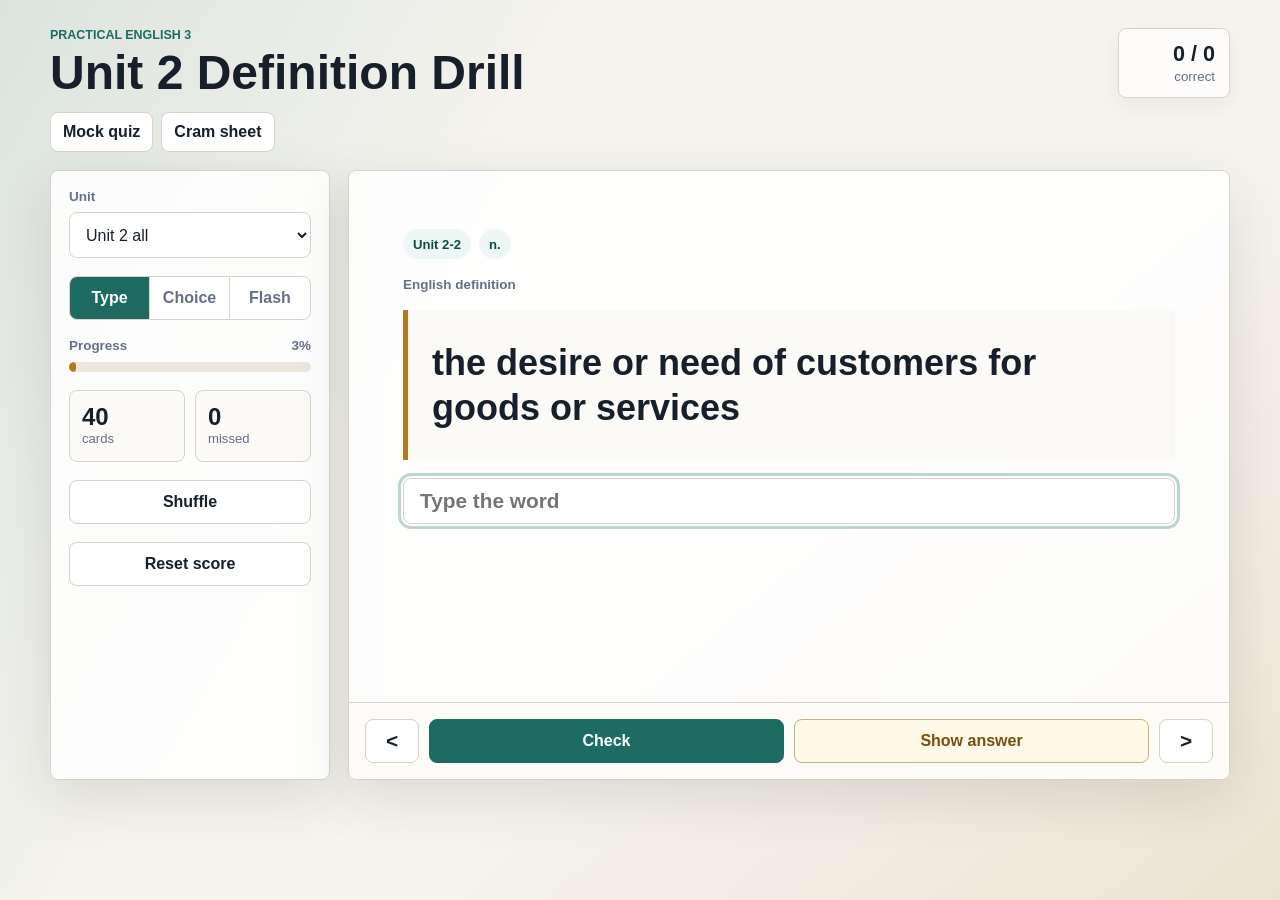
<file: index.html>
<!doctype html>
<html lang="ja">
<head>
  <meta charset="utf-8">
  <meta name="viewport" content="width=device-width, initial-scale=1">
  <title>Unit 2 Definition Drill</title>
  <link rel="stylesheet" href="styles.css">
</head>
<body>
  <main class="app-shell">
    <header class="topbar">
      <div>
        <p class="eyebrow">Practical English 3</p>
        <h1>Unit 2 Definition Drill</h1>
      </div>
      <div class="score-panel" aria-live="polite">
        <span id="scoreText">0 / 0</span>
        <small>correct</small>
      </div>
    </header>

    <nav class="study-links" aria-label="Study tools">
      <a href="mock-quiz.html">Mock quiz</a>
      <a href="unit2-cram-sheet.html">Cram sheet</a>
    </nav>

    <section class="workspace" aria-label="Vocabulary practice">
      <aside class="side-panel">
        <div class="control-group">
          <label for="unitFilter">Unit</label>
          <select id="unitFilter">
            <option value="all">Unit 2 all</option>
            <option value="2-1">Unit 2-1</option>
            <option value="2-2">Unit 2-2</option>
            <option value="missed">Missed only</option>
          </select>
        </div>

        <div class="segmented" role="group" aria-label="Mode">
          <button class="mode-button active" data-mode="type" type="button">Type</button>
          <button class="mode-button" data-mode="choice" type="button">Choice</button>
          <button class="mode-button" data-mode="flash" type="button">Flash</button>
        </div>

        <div class="meter-block">
          <div class="meter-label">
            <span>Progress</span>
            <span id="progressText">0%</span>
          </div>
          <div class="meter"><span id="progressBar"></span></div>
        </div>

        <div class="stats-grid">
          <div>
            <strong id="cardCount">0</strong>
            <span>cards</span>
          </div>
          <div>
            <strong id="missCount">0</strong>
            <span>missed</span>
          </div>
        </div>

        <button id="shuffleButton" class="quiet-button" type="button">Shuffle</button>
        <button id="resetButton" class="quiet-button" type="button">Reset score</button>
      </aside>

      <section class="drill-panel">
        <div class="card-stage">
          <div class="card-meta">
            <span id="unitBadge">Unit 2</span>
            <span id="posBadge">part of speech</span>
          </div>

          <p class="prompt-label">English definition</p>
          <div id="definition" class="definition">Loading...</div>

          <div id="answerArea" class="answer-area"></div>

          <div id="feedback" class="feedback" aria-live="polite"></div>
        </div>

        <footer class="action-row">
          <button id="prevButton" class="icon-button" type="button" aria-label="Previous card" title="Previous card">&lt;</button>
          <button id="checkButton" class="primary-button" type="button">Check</button>
          <button id="showButton" class="secondary-button" type="button">Show answer</button>
          <button id="nextButton" class="icon-button" type="button" aria-label="Next card" title="Next card">&gt;</button>
        </footer>
      </section>
    </section>
  </main>

  <script src="app.js"></script>
</body>
</html>
</file>
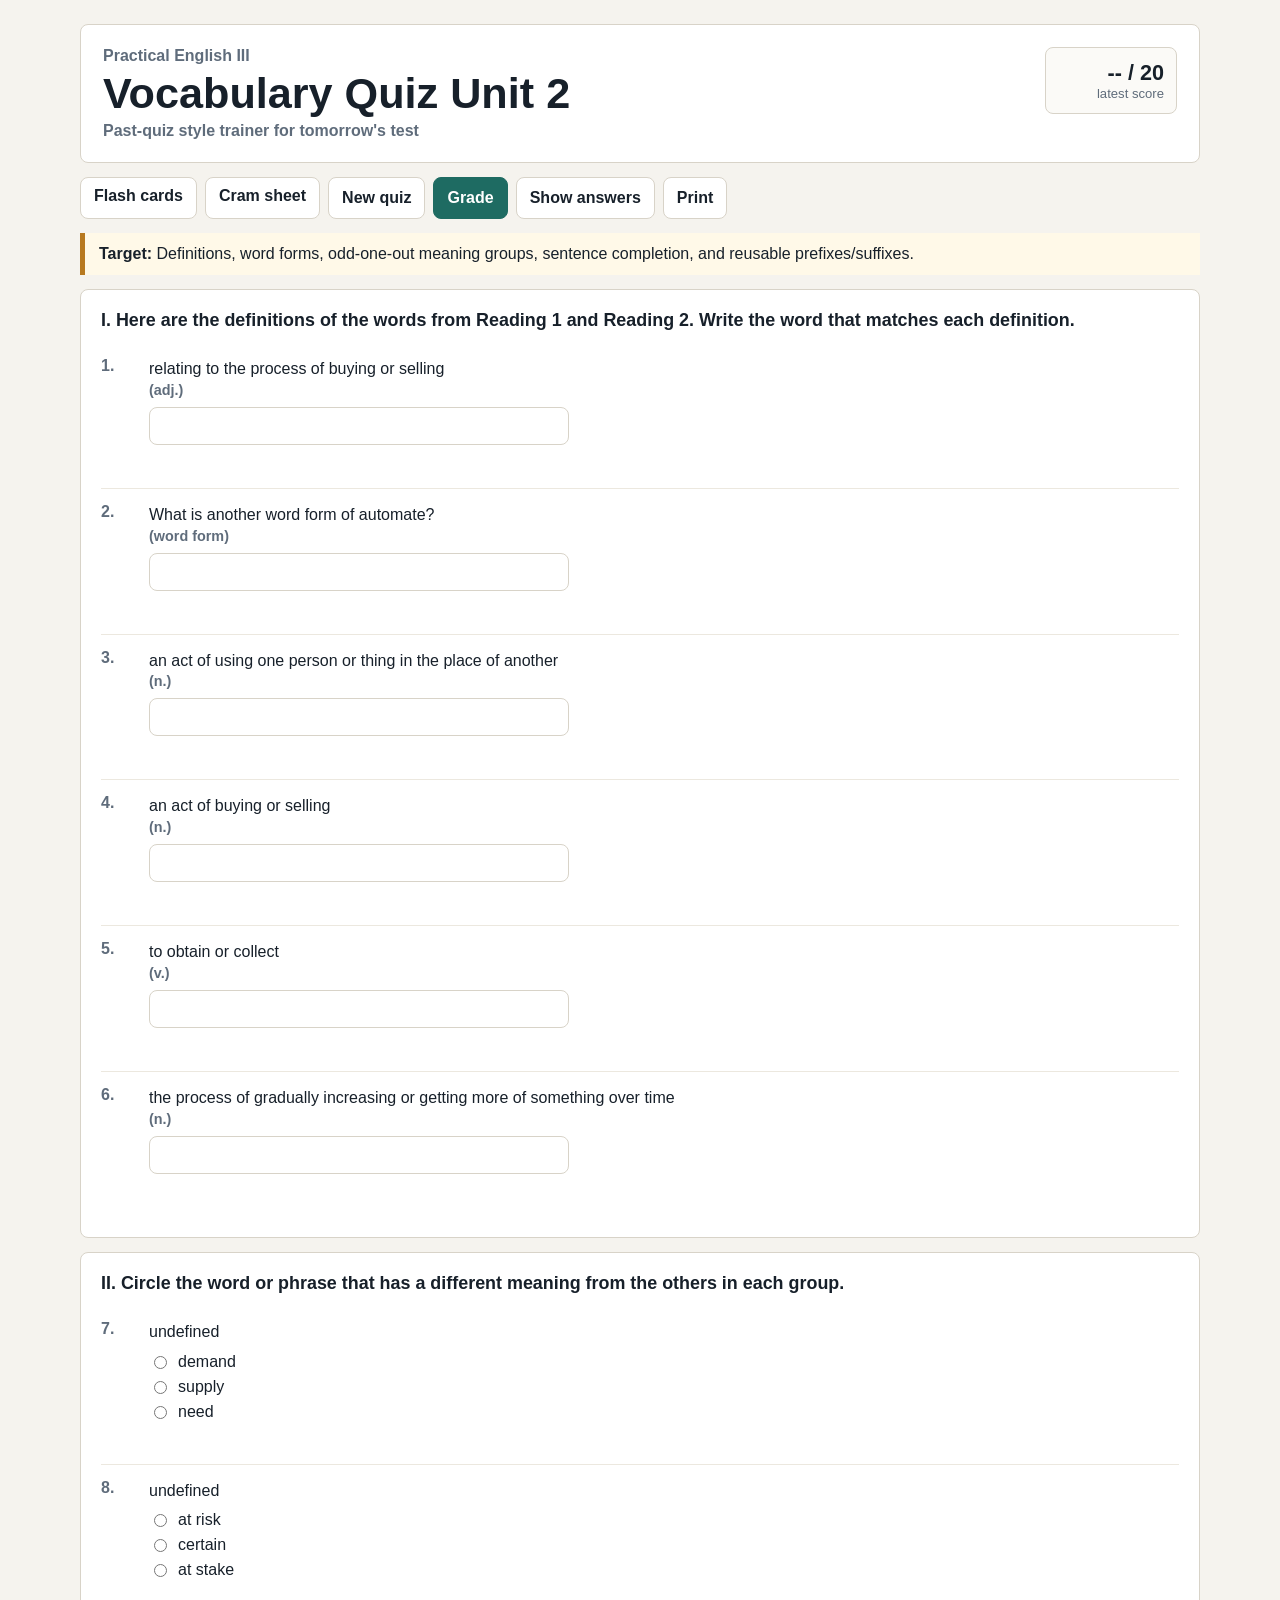
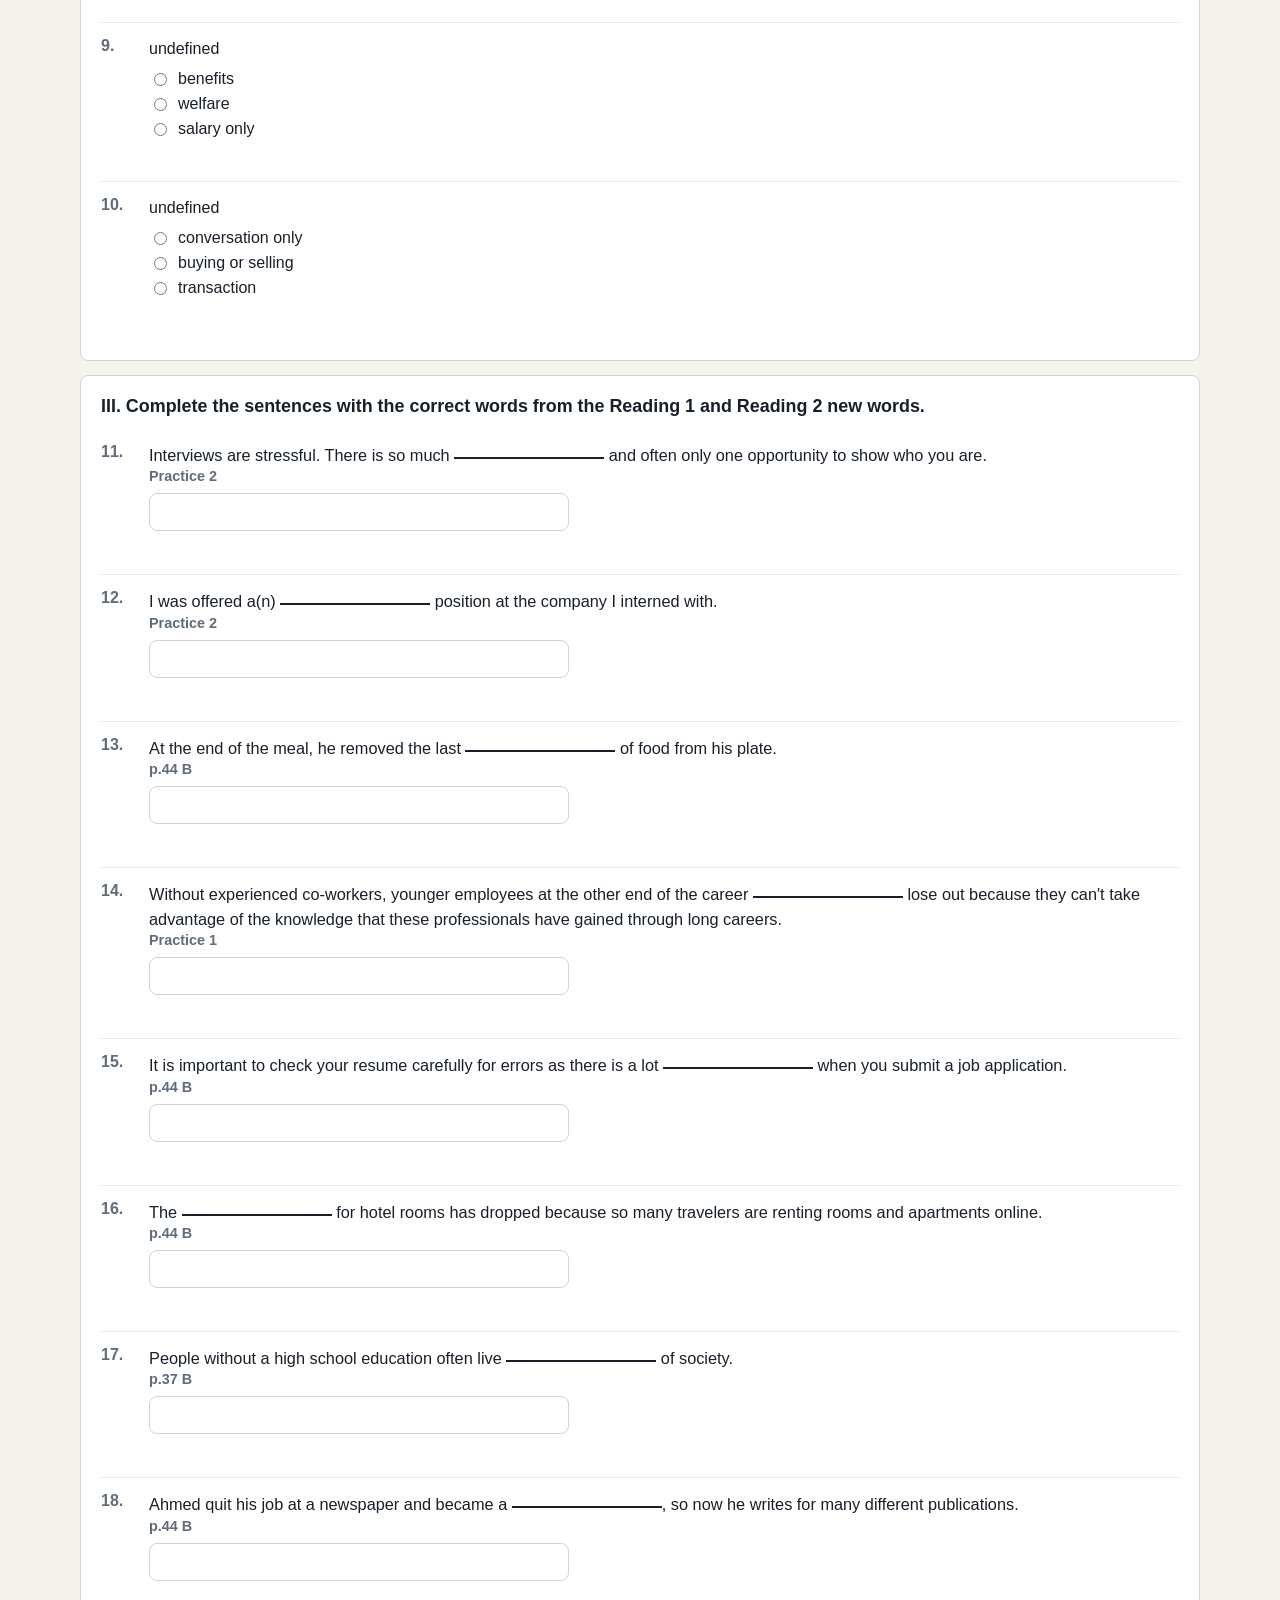
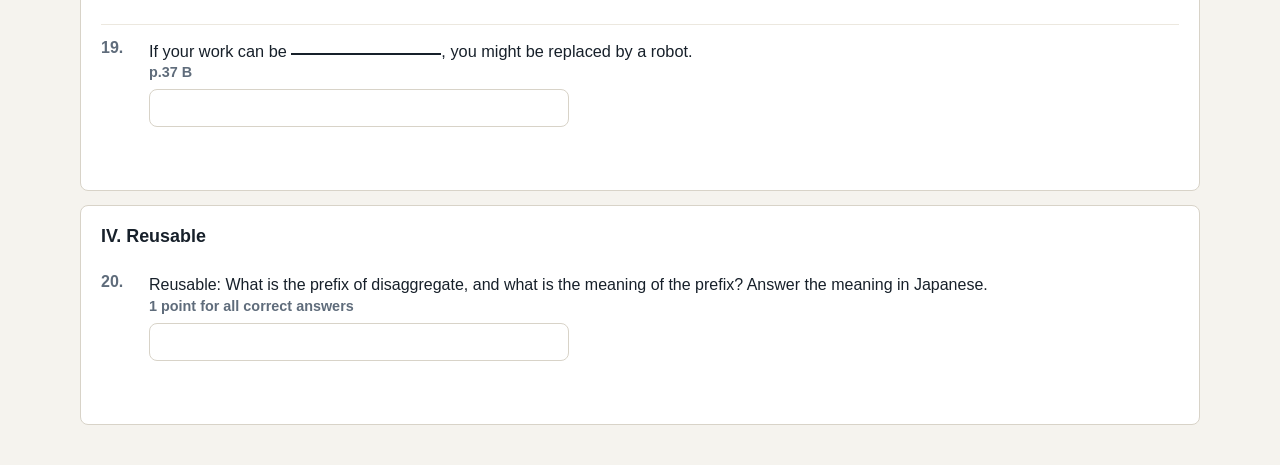
<file: mock-quiz.html>
<!doctype html>
<html lang="ja">
<head>
  <meta charset="utf-8">
  <meta name="viewport" content="width=device-width, initial-scale=1">
  <title>Unit 2 Mock Vocabulary Quiz</title>
  <link rel="stylesheet" href="mock-quiz.css">
</head>
<body>
  <main class="page">
    <header class="hero">
      <div>
        <p class="kicker">Practical English III</p>
        <h1>Vocabulary Quiz Unit 2</h1>
        <p class="sub">Past-quiz style trainer for tomorrow's test</p>
      </div>
      <div class="scorebox">
        <strong id="score">-- / 20</strong>
        <span>latest score</span>
      </div>
    </header>

    <nav class="toolbar" aria-label="Quiz controls">
      <a href="index.html">Flash cards</a>
      <a href="unit2-cram-sheet.html">Cram sheet</a>
      <button id="newQuiz" type="button">New quiz</button>
      <button id="gradeQuiz" type="button">Grade</button>
      <button id="showAnswers" type="button">Show answers</button>
      <button id="printQuiz" type="button">Print</button>
    </nav>

    <section class="notice">
      <strong>Target:</strong>
      Definitions, word forms, odd-one-out meaning groups, sentence completion, and reusable prefixes/suffixes.
    </section>

    <form id="quiz" class="quiz" autocomplete="off"></form>
  </main>

  <script src="mock-quiz.js"></script>
</body>
</html>
</file>
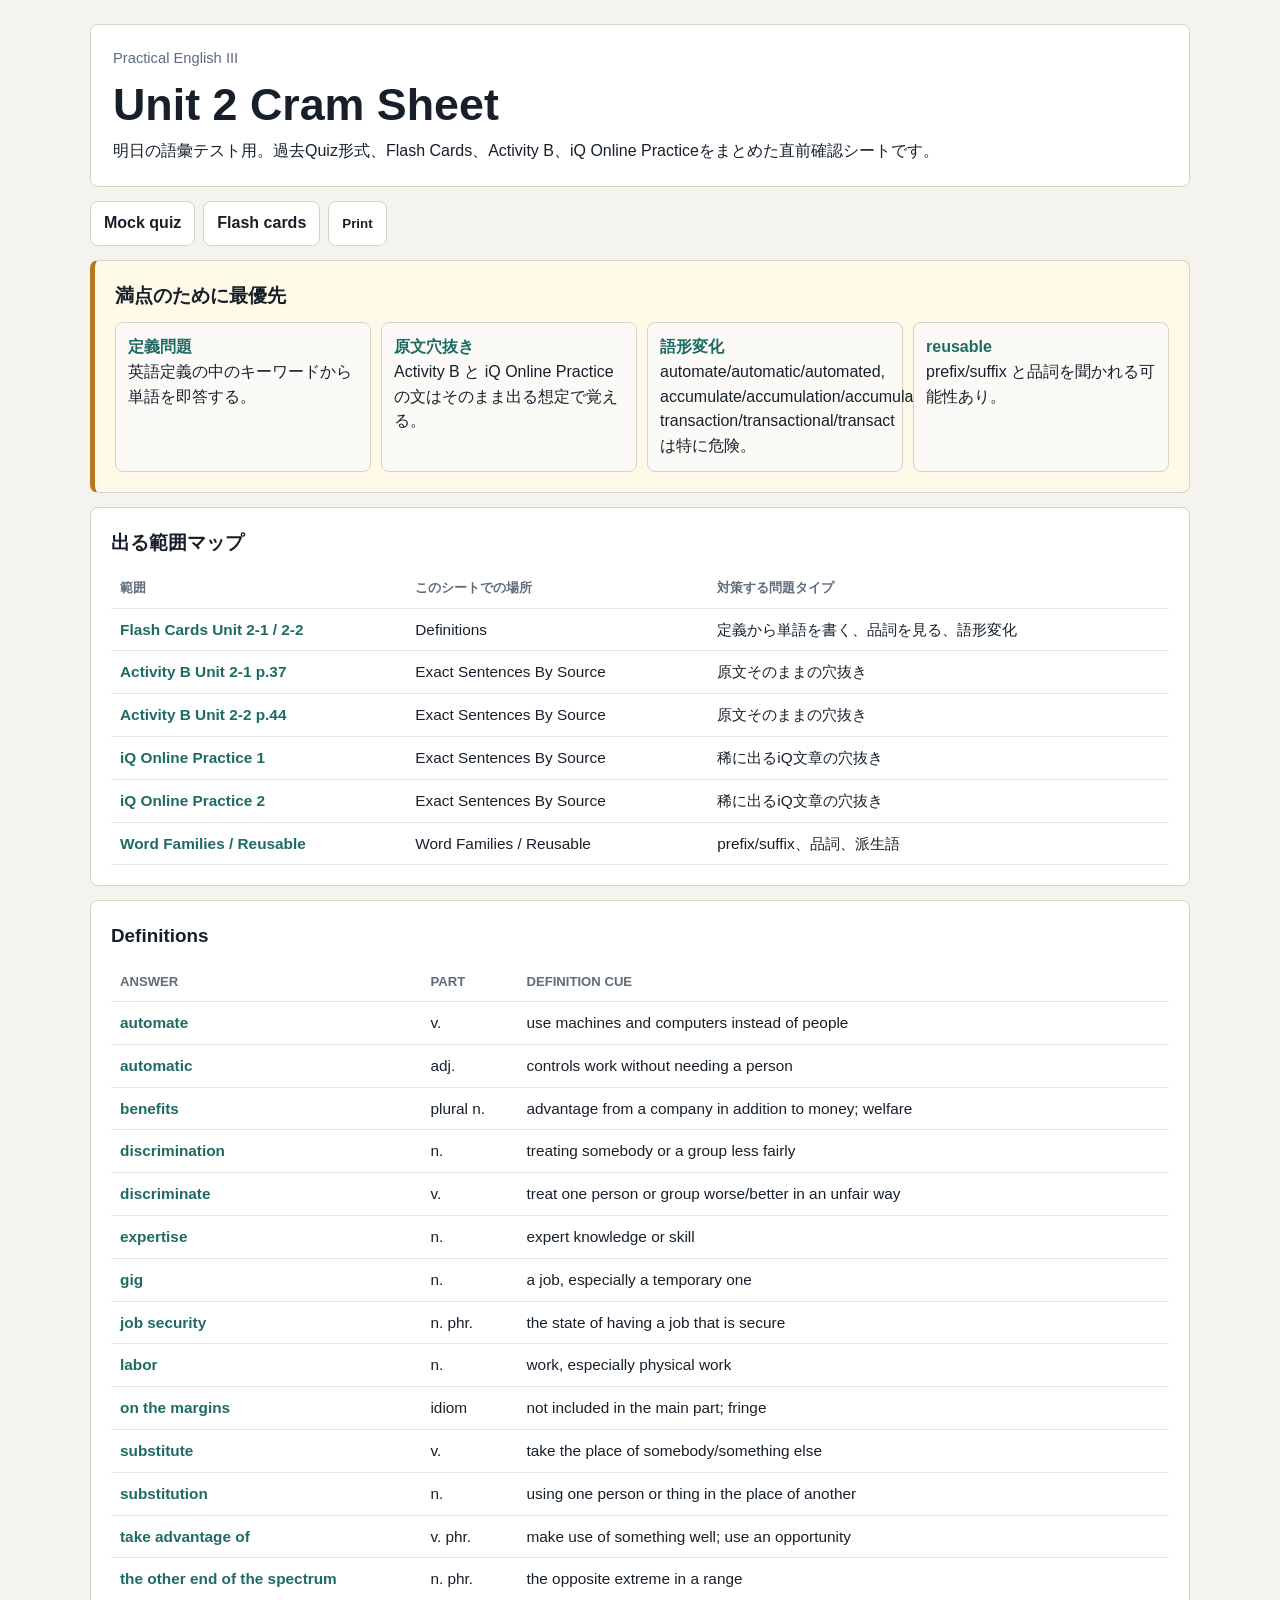
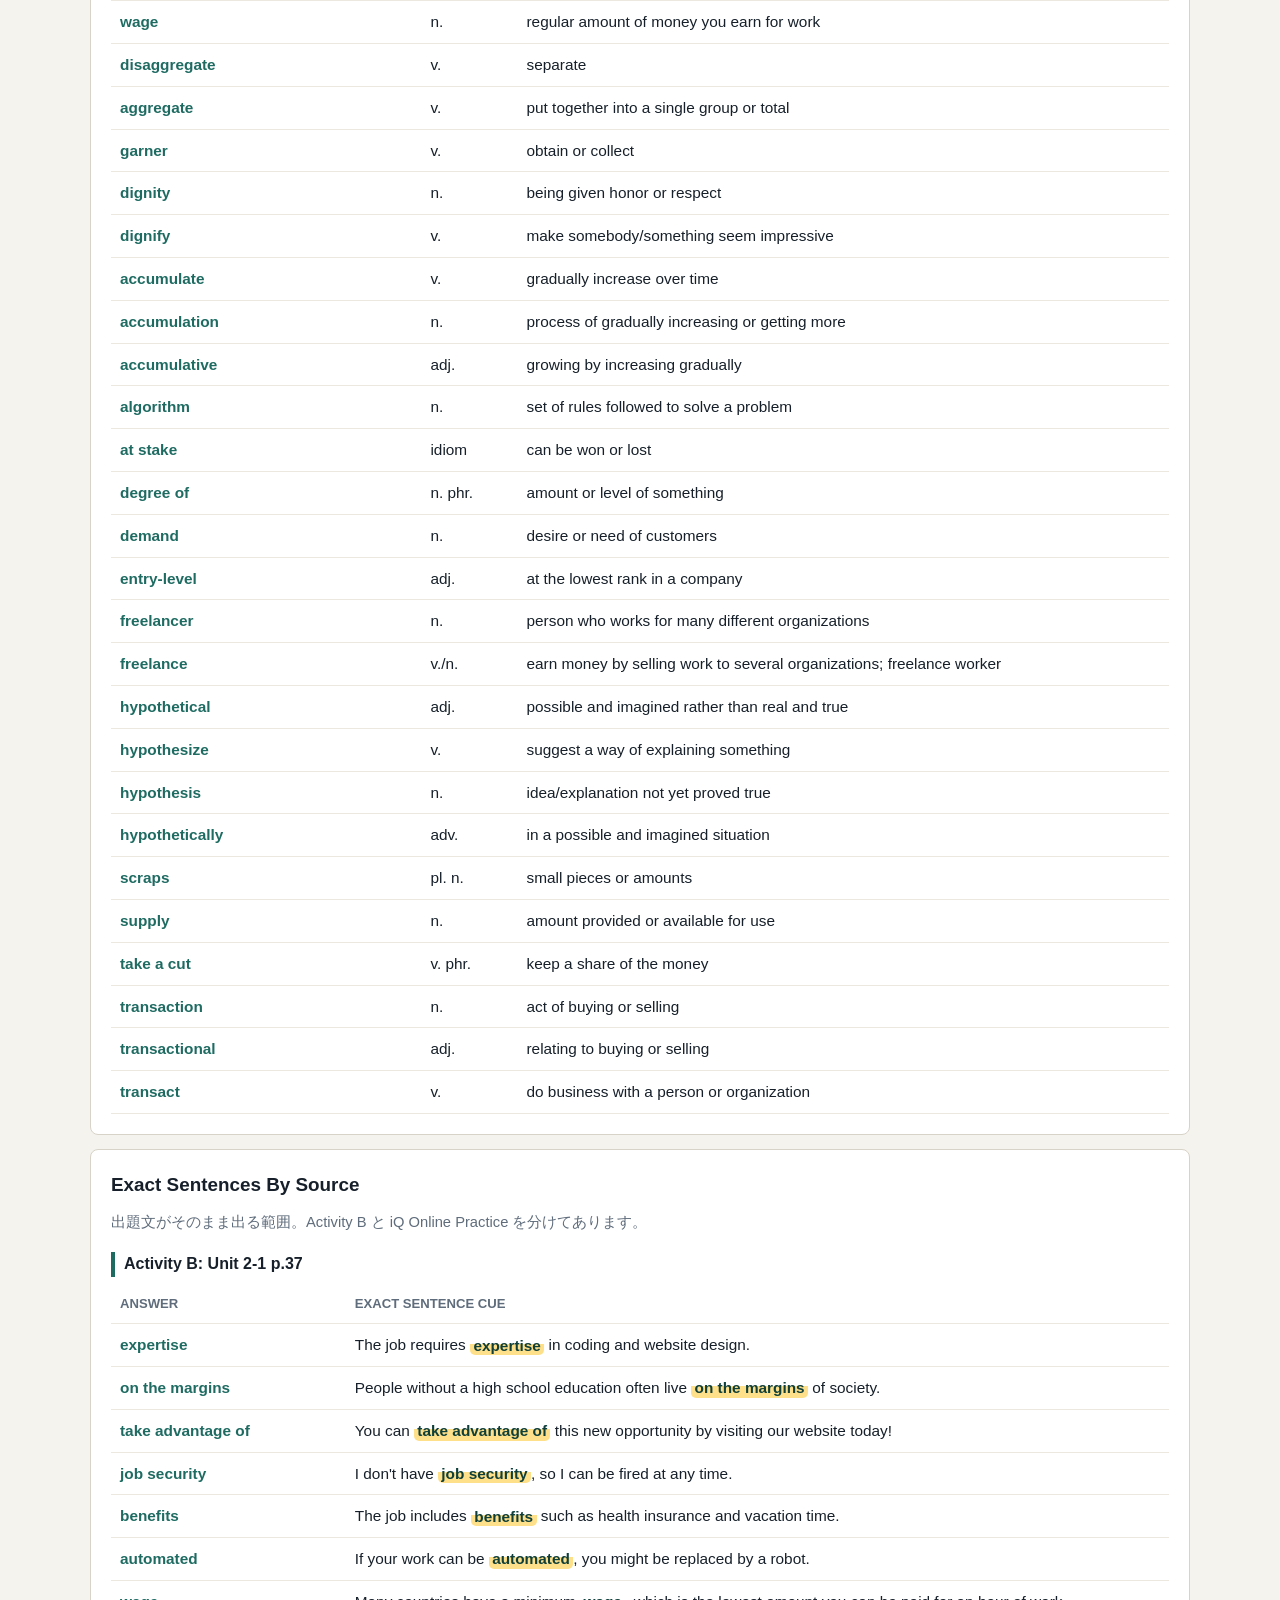
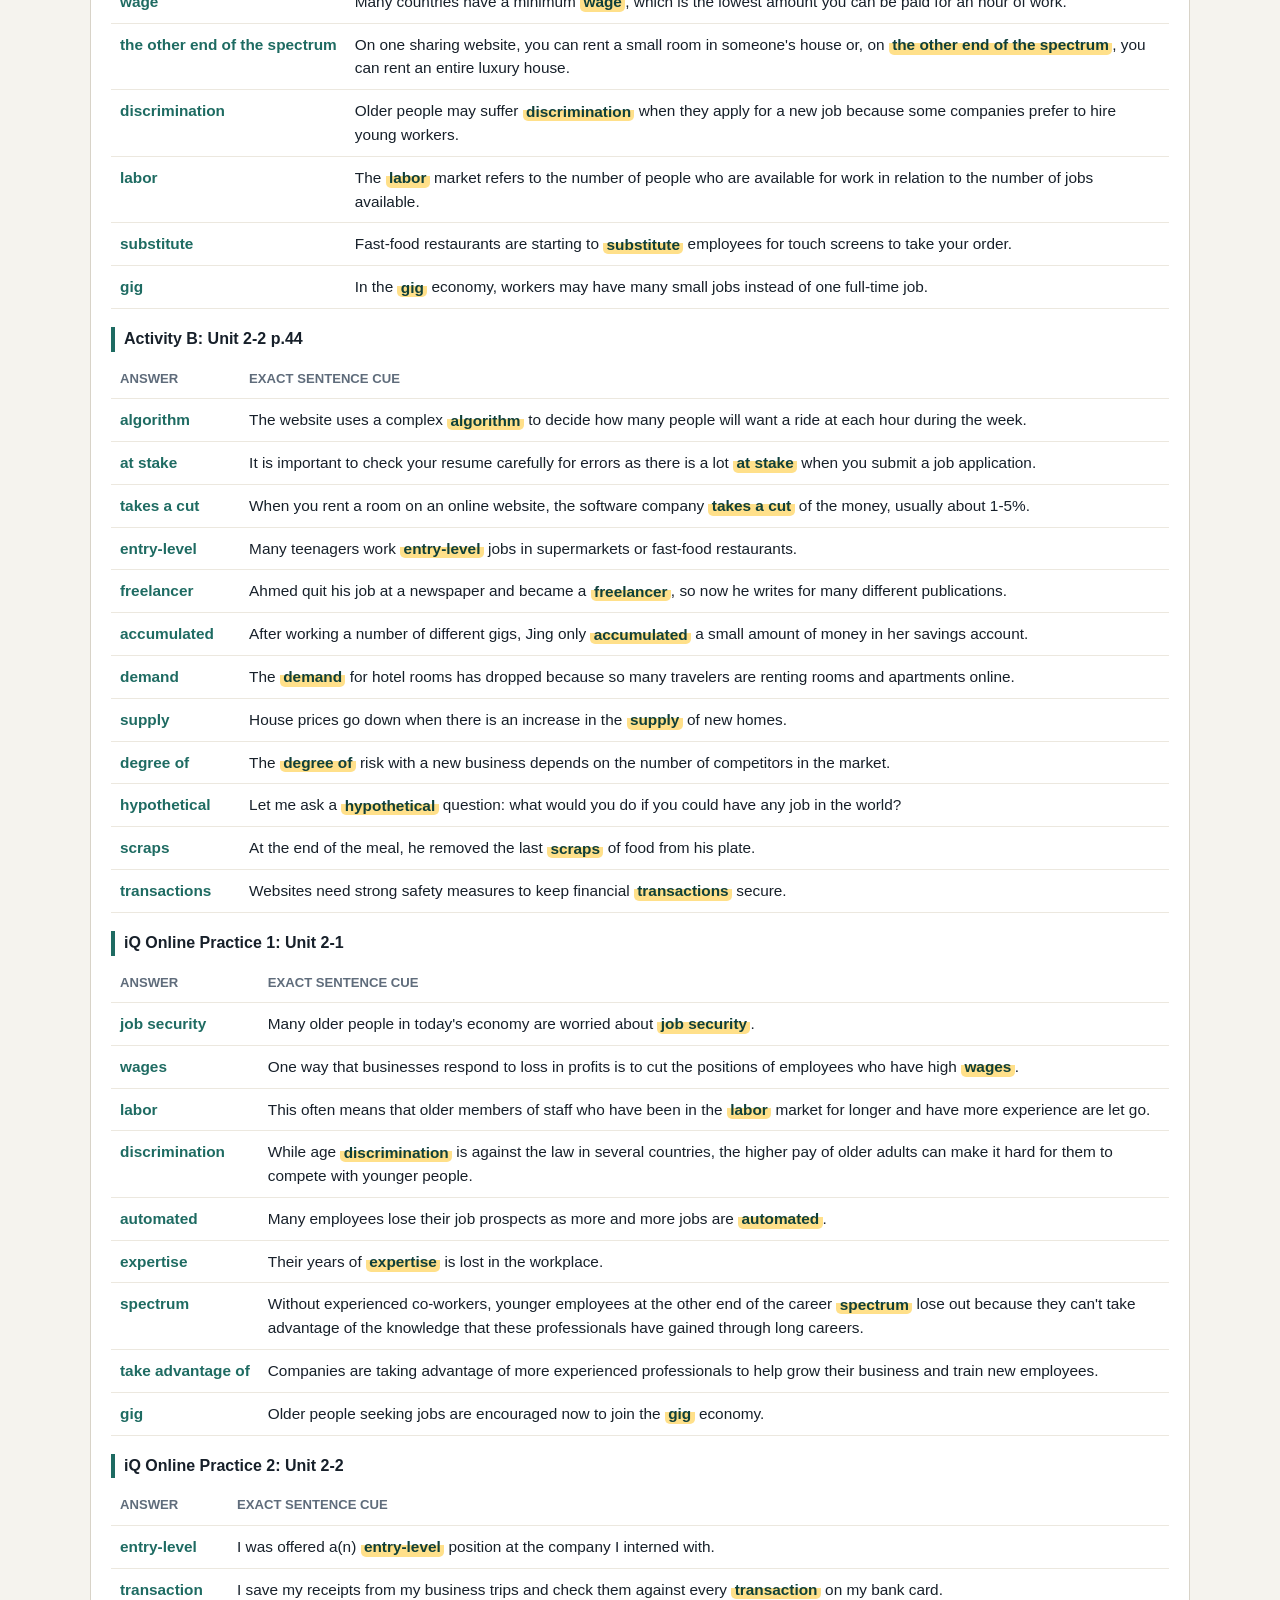
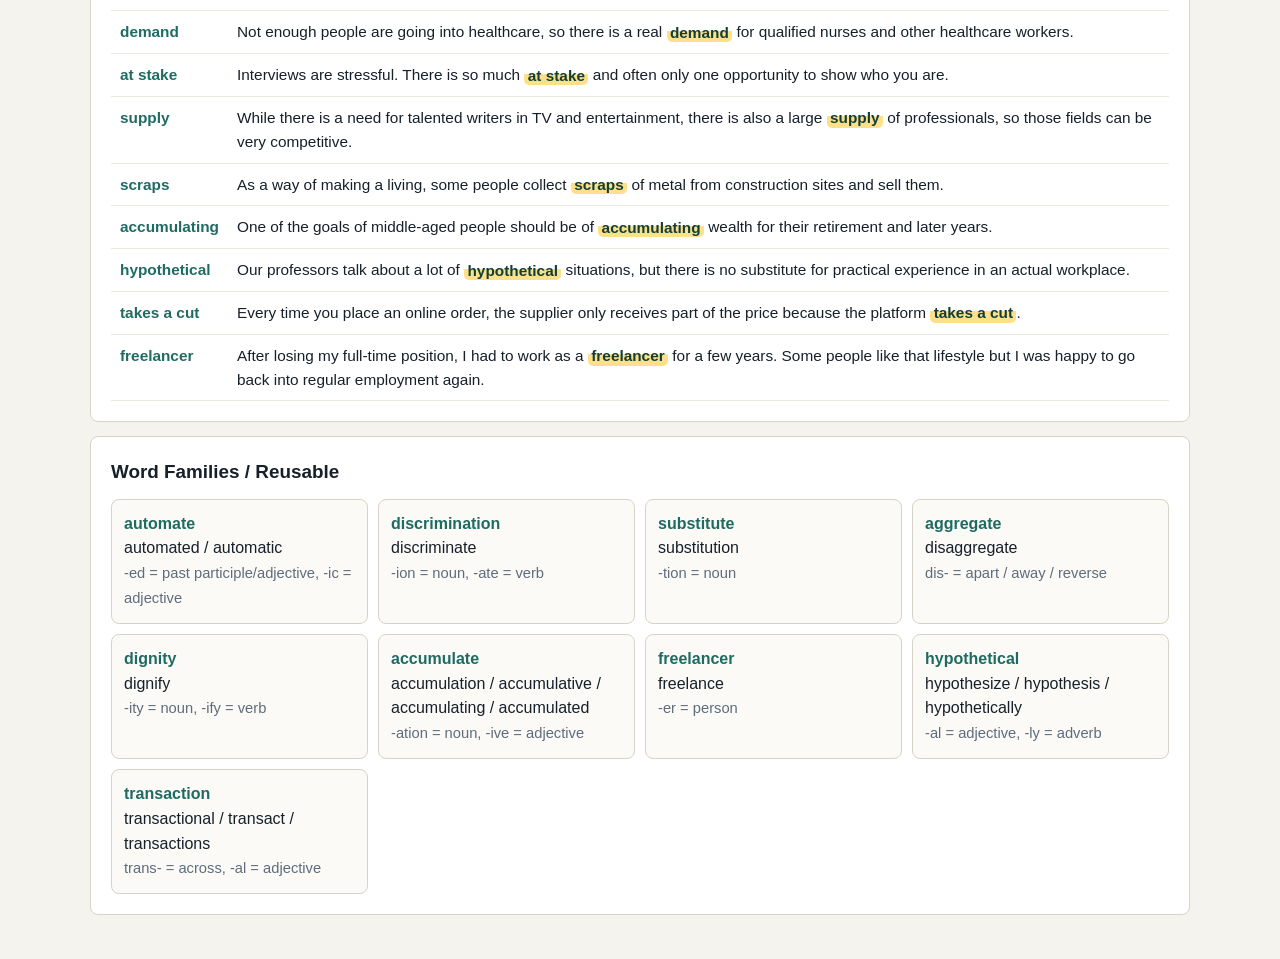
<file: unit2-cram-sheet.html>
<!doctype html>
<html lang="ja">
<head>
  <meta charset="utf-8">
  <meta name="viewport" content="width=device-width, initial-scale=1">
  <title>Unit 2 Cram Sheet</title>
  <style>
    :root {
      --ink: #17202a;
      --muted: #5f6c7b;
      --line: #d8d3c8;
      --accent: #1e6b62;
      --paper: #f5f3ee;
      --card: #fff;
      --gold: #b7791f;
    }

    * { box-sizing: border-box; }

    body {
      margin: 0;
      font-family: "Segoe UI", "Yu Gothic UI", "Hiragino Sans", sans-serif;
      color: var(--ink);
      background: var(--paper);
      line-height: 1.55;
    }

    main {
      width: min(1100px, calc(100vw - 28px));
      margin: 0 auto;
      padding: 24px 0 44px;
    }

    header,
    section {
      border: 1px solid var(--line);
      border-radius: 8px;
      background: var(--card);
    }

    header {
      padding: 22px;
      margin-bottom: 14px;
    }

    h1 {
      margin: 0;
      font-size: clamp(1.8rem, 4vw, 2.8rem);
      letter-spacing: 0;
    }

    h2 {
      margin: 0 0 12px;
      font-size: 1.18rem;
    }

    h3 {
      margin: 18px 0 8px;
      padding-left: 9px;
      border-left: 4px solid var(--accent);
      font-size: 1rem;
    }

    p { margin: 0; }

    nav {
      display: flex;
      flex-wrap: wrap;
      gap: 8px;
      margin: 14px 0;
    }

    nav a,
    button {
      min-height: 42px;
      padding: 9px 13px;
      border: 1px solid var(--line);
      border-radius: 8px;
      background: #fff;
      color: var(--ink);
      text-decoration: none;
      font-weight: 800;
      cursor: pointer;
    }

    section {
      padding: 20px;
      margin-top: 14px;
    }

    .grid {
      display: grid;
      grid-template-columns: repeat(auto-fit, minmax(245px, 1fr));
      gap: 10px;
    }

    .mini {
      padding: 12px;
      border: 1px solid var(--line);
      border-radius: 8px;
      background: #fbfaf7;
    }

    .term {
      color: var(--accent);
      font-weight: 900;
    }

    .muted {
      color: var(--muted);
      font-size: 0.92rem;
    }

    table {
      width: 100%;
      border-collapse: collapse;
      font-size: 0.96rem;
    }

    th,
    td {
      padding: 9px;
      border-bottom: 1px solid #ece8df;
      vertical-align: top;
      text-align: left;
    }

    th {
      color: var(--muted);
      font-size: 0.82rem;
      text-transform: uppercase;
      letter-spacing: 0;
    }

    .answer {
      color: var(--accent);
      font-weight: 900;
      white-space: nowrap;
    }

    .target-word {
      display: inline;
      padding: 0.04em 0.22em 0.12em;
      border-radius: 5px;
      background: linear-gradient(180deg, transparent 42%, #ffe08a 42%);
      color: #0f3f3a;
      font-weight: 900;
    }

    .alert {
      border-left: 5px solid var(--gold);
      background: #fff9e8;
    }

    @media print {
      body { background: #fff; }
      nav, button { display: none; }
      main { width: 100%; padding: 0; }
      header, section { border: 0; padding: 0; }
      section { page-break-inside: avoid; }
    }
  </style>
</head>
<body>
  <main>
    <header>
      <p class="muted">Practical English III</p>
      <h1>Unit 2 Cram Sheet</h1>
      <p>明日の語彙テスト用。過去Quiz形式、Flash Cards、Activity B、iQ Online Practiceをまとめた直前確認シートです。</p>
    </header>

    <nav>
      <a href="mock-quiz.html">Mock quiz</a>
      <a href="index.html">Flash cards</a>
      <button onclick="window.print()" type="button">Print</button>
    </nav>

    <section class="alert">
      <h2>満点のために最優先</h2>
      <div class="grid">
        <div class="mini"><span class="term">定義問題</span><br>英語定義の中のキーワードから単語を即答する。</div>
        <div class="mini"><span class="term">原文穴抜き</span><br>Activity B と iQ Online Practice の文はそのまま出る想定で覚える。</div>
        <div class="mini"><span class="term">語形変化</span><br>automate/automatic/automated, accumulate/accumulation/accumulative, transaction/transactional/transact は特に危険。</div>
        <div class="mini"><span class="term">reusable</span><br>prefix/suffix と品詞を聞かれる可能性あり。</div>
      </div>
    </section>

    <section>
      <h2>出る範囲マップ</h2>
      <table>
        <thead><tr><th>範囲</th><th>このシートでの場所</th><th>対策する問題タイプ</th></tr></thead>
        <tbody>
          <tr><td class="answer">Flash Cards Unit 2-1 / 2-2</td><td>Definitions</td><td>定義から単語を書く、品詞を見る、語形変化</td></tr>
          <tr><td class="answer">Activity B Unit 2-1 p.37</td><td>Exact Sentences By Source</td><td>原文そのままの穴抜き</td></tr>
          <tr><td class="answer">Activity B Unit 2-2 p.44</td><td>Exact Sentences By Source</td><td>原文そのままの穴抜き</td></tr>
          <tr><td class="answer">iQ Online Practice 1</td><td>Exact Sentences By Source</td><td>稀に出るiQ文章の穴抜き</td></tr>
          <tr><td class="answer">iQ Online Practice 2</td><td>Exact Sentences By Source</td><td>稀に出るiQ文章の穴抜き</td></tr>
          <tr><td class="answer">Word Families / Reusable</td><td>Word Families / Reusable</td><td>prefix/suffix、品詞、派生語</td></tr>
        </tbody>
      </table>
    </section>

    <section>
      <h2>Definitions</h2>
      <table>
        <thead><tr><th>Answer</th><th>Part</th><th>Definition cue</th></tr></thead>
        <tbody>
          <tr><td class="answer">automate</td><td>v.</td><td>use machines and computers instead of people</td></tr>
          <tr><td class="answer">automatic</td><td>adj.</td><td>controls work without needing a person</td></tr>
          <tr><td class="answer">benefits</td><td>plural n.</td><td>advantage from a company in addition to money; welfare</td></tr>
          <tr><td class="answer">discrimination</td><td>n.</td><td>treating somebody or a group less fairly</td></tr>
          <tr><td class="answer">discriminate</td><td>v.</td><td>treat one person or group worse/better in an unfair way</td></tr>
          <tr><td class="answer">expertise</td><td>n.</td><td>expert knowledge or skill</td></tr>
          <tr><td class="answer">gig</td><td>n.</td><td>a job, especially a temporary one</td></tr>
          <tr><td class="answer">job security</td><td>n. phr.</td><td>the state of having a job that is secure</td></tr>
          <tr><td class="answer">labor</td><td>n.</td><td>work, especially physical work</td></tr>
          <tr><td class="answer">on the margins</td><td>idiom</td><td>not included in the main part; fringe</td></tr>
          <tr><td class="answer">substitute</td><td>v.</td><td>take the place of somebody/something else</td></tr>
          <tr><td class="answer">substitution</td><td>n.</td><td>using one person or thing in the place of another</td></tr>
          <tr><td class="answer">take advantage of</td><td>v. phr.</td><td>make use of something well; use an opportunity</td></tr>
          <tr><td class="answer">the other end of the spectrum</td><td>n. phr.</td><td>the opposite extreme in a range</td></tr>
          <tr><td class="answer">wage</td><td>n.</td><td>regular amount of money you earn for work</td></tr>
          <tr><td class="answer">disaggregate</td><td>v.</td><td>separate</td></tr>
          <tr><td class="answer">aggregate</td><td>v.</td><td>put together into a single group or total</td></tr>
          <tr><td class="answer">garner</td><td>v.</td><td>obtain or collect</td></tr>
          <tr><td class="answer">dignity</td><td>n.</td><td>being given honor or respect</td></tr>
          <tr><td class="answer">dignify</td><td>v.</td><td>make somebody/something seem impressive</td></tr>
          <tr><td class="answer">accumulate</td><td>v.</td><td>gradually increase over time</td></tr>
          <tr><td class="answer">accumulation</td><td>n.</td><td>process of gradually increasing or getting more</td></tr>
          <tr><td class="answer">accumulative</td><td>adj.</td><td>growing by increasing gradually</td></tr>
          <tr><td class="answer">algorithm</td><td>n.</td><td>set of rules followed to solve a problem</td></tr>
          <tr><td class="answer">at stake</td><td>idiom</td><td>can be won or lost</td></tr>
          <tr><td class="answer">degree of</td><td>n. phr.</td><td>amount or level of something</td></tr>
          <tr><td class="answer">demand</td><td>n.</td><td>desire or need of customers</td></tr>
          <tr><td class="answer">entry-level</td><td>adj.</td><td>at the lowest rank in a company</td></tr>
          <tr><td class="answer">freelancer</td><td>n.</td><td>person who works for many different organizations</td></tr>
          <tr><td class="answer">freelance</td><td>v./n.</td><td>earn money by selling work to several organizations; freelance worker</td></tr>
          <tr><td class="answer">hypothetical</td><td>adj.</td><td>possible and imagined rather than real and true</td></tr>
          <tr><td class="answer">hypothesize</td><td>v.</td><td>suggest a way of explaining something</td></tr>
          <tr><td class="answer">hypothesis</td><td>n.</td><td>idea/explanation not yet proved true</td></tr>
          <tr><td class="answer">hypothetically</td><td>adv.</td><td>in a possible and imagined situation</td></tr>
          <tr><td class="answer">scraps</td><td>pl. n.</td><td>small pieces or amounts</td></tr>
          <tr><td class="answer">supply</td><td>n.</td><td>amount provided or available for use</td></tr>
          <tr><td class="answer">take a cut</td><td>v. phr.</td><td>keep a share of the money</td></tr>
          <tr><td class="answer">transaction</td><td>n.</td><td>act of buying or selling</td></tr>
          <tr><td class="answer">transactional</td><td>adj.</td><td>relating to buying or selling</td></tr>
          <tr><td class="answer">transact</td><td>v.</td><td>do business with a person or organization</td></tr>
        </tbody>
      </table>
    </section>

    <section>
      <h2>Exact Sentences By Source</h2>
      <p class="muted">出題文がそのまま出る範囲。Activity B と iQ Online Practice を分けてあります。</p>

      <h3>Activity B: Unit 2-1 p.37</h3>
      <table>
        <thead><tr><th>Answer</th><th>Exact sentence cue</th></tr></thead>
        <tbody>
          <tr><td class="answer">expertise</td><td>The job requires expertise in coding and website design.</td></tr>
          <tr><td class="answer">on the margins</td><td>People without a high school education often live on the margins of society.</td></tr>
          <tr><td class="answer">take advantage of</td><td>You can take advantage of this new opportunity by visiting our website today!</td></tr>
          <tr><td class="answer">job security</td><td>I don't have job security, so I can be fired at any time.</td></tr>
          <tr><td class="answer">benefits</td><td>The job includes benefits such as health insurance and vacation time.</td></tr>
          <tr><td class="answer">automated</td><td>If your work can be automated, you might be replaced by a robot.</td></tr>
          <tr><td class="answer">wage</td><td>Many countries have a minimum wage, which is the lowest amount you can be paid for an hour of work.</td></tr>
          <tr><td class="answer">the other end of the spectrum</td><td>On one sharing website, you can rent a small room in someone's house or, on the other end of the spectrum, you can rent an entire luxury house.</td></tr>
          <tr><td class="answer">discrimination</td><td>Older people may suffer discrimination when they apply for a new job because some companies prefer to hire young workers.</td></tr>
          <tr><td class="answer">labor</td><td>The labor market refers to the number of people who are available for work in relation to the number of jobs available.</td></tr>
          <tr><td class="answer">substitute</td><td>Fast-food restaurants are starting to substitute employees for touch screens to take your order.</td></tr>
          <tr><td class="answer">gig</td><td>In the gig economy, workers may have many small jobs instead of one full-time job.</td></tr>
        </tbody>
      </table>

      <h3>Activity B: Unit 2-2 p.44</h3>
      <table>
        <thead><tr><th>Answer</th><th>Exact sentence cue</th></tr></thead>
        <tbody>
          <tr><td class="answer">algorithm</td><td>The website uses a complex algorithm to decide how many people will want a ride at each hour during the week.</td></tr>
          <tr><td class="answer">at stake</td><td>It is important to check your resume carefully for errors as there is a lot at stake when you submit a job application.</td></tr>
          <tr><td class="answer">takes a cut</td><td>When you rent a room on an online website, the software company takes a cut of the money, usually about 1-5%.</td></tr>
          <tr><td class="answer">entry-level</td><td>Many teenagers work entry-level jobs in supermarkets or fast-food restaurants.</td></tr>
          <tr><td class="answer">freelancer</td><td>Ahmed quit his job at a newspaper and became a freelancer, so now he writes for many different publications.</td></tr>
          <tr><td class="answer">accumulated</td><td>After working a number of different gigs, Jing only accumulated a small amount of money in her savings account.</td></tr>
          <tr><td class="answer">demand</td><td>The demand for hotel rooms has dropped because so many travelers are renting rooms and apartments online.</td></tr>
          <tr><td class="answer">supply</td><td>House prices go down when there is an increase in the supply of new homes.</td></tr>
          <tr><td class="answer">degree of</td><td>The degree of risk with a new business depends on the number of competitors in the market.</td></tr>
          <tr><td class="answer">hypothetical</td><td>Let me ask a hypothetical question: what would you do if you could have any job in the world?</td></tr>
          <tr><td class="answer">scraps</td><td>At the end of the meal, he removed the last scraps of food from his plate.</td></tr>
          <tr><td class="answer">transactions</td><td>Websites need strong safety measures to keep financial transactions secure.</td></tr>
        </tbody>
      </table>

      <h3>iQ Online Practice 1: Unit 2-1</h3>
      <table>
        <thead><tr><th>Answer</th><th>Exact sentence cue</th></tr></thead>
        <tbody>
          <tr><td class="answer">job security</td><td>Many older people in today's economy are worried about job security.</td></tr>
          <tr><td class="answer">wages</td><td>One way that businesses respond to loss in profits is to cut the positions of employees who have high wages.</td></tr>
          <tr><td class="answer">labor</td><td>This often means that older members of staff who have been in the labor market for longer and have more experience are let go.</td></tr>
          <tr><td class="answer">discrimination</td><td>While age discrimination is against the law in several countries, the higher pay of older adults can make it hard for them to compete with younger people.</td></tr>
          <tr><td class="answer">automated</td><td>Many employees lose their job prospects as more and more jobs are automated.</td></tr>
          <tr><td class="answer">expertise</td><td>Their years of expertise is lost in the workplace.</td></tr>
          <tr><td class="answer">spectrum</td><td>Without experienced co-workers, younger employees at the other end of the career spectrum lose out because they can't take advantage of the knowledge that these professionals have gained through long careers.</td></tr>
          <tr><td class="answer">take advantage of</td><td>Companies are taking advantage of more experienced professionals to help grow their business and train new employees.</td></tr>
          <tr><td class="answer">gig</td><td>Older people seeking jobs are encouraged now to join the gig economy.</td></tr>
        </tbody>
      </table>

      <h3>iQ Online Practice 2: Unit 2-2</h3>
      <table>
        <thead><tr><th>Answer</th><th>Exact sentence cue</th></tr></thead>
        <tbody>
          <tr><td class="answer">entry-level</td><td>I was offered a(n) entry-level position at the company I interned with.</td></tr>
          <tr><td class="answer">transaction</td><td>I save my receipts from my business trips and check them against every transaction on my bank card.</td></tr>
          <tr><td class="answer">demand</td><td>Not enough people are going into healthcare, so there is a real demand for qualified nurses and other healthcare workers.</td></tr>
          <tr><td class="answer">at stake</td><td>Interviews are stressful. There is so much at stake and often only one opportunity to show who you are.</td></tr>
          <tr><td class="answer">supply</td><td>While there is a need for talented writers in TV and entertainment, there is also a large supply of professionals, so those fields can be very competitive.</td></tr>
          <tr><td class="answer">scraps</td><td>As a way of making a living, some people collect scraps of metal from construction sites and sell them.</td></tr>
          <tr><td class="answer">accumulating</td><td>One of the goals of middle-aged people should be of accumulating wealth for their retirement and later years.</td></tr>
          <tr><td class="answer">hypothetical</td><td>Our professors talk about a lot of hypothetical situations, but there is no substitute for practical experience in an actual workplace.</td></tr>
          <tr><td class="answer">takes a cut</td><td>Every time you place an online order, the supplier only receives part of the price because the platform takes a cut.</td></tr>
          <tr><td class="answer">freelancer</td><td>After losing my full-time position, I had to work as a freelancer for a few years. Some people like that lifestyle but I was happy to go back into regular employment again.</td></tr>
        </tbody>
      </table>
    </section>

    <section>
      <h2>Word Families / Reusable</h2>
      <div class="grid">
        <div class="mini"><span class="term">automate</span><br>automated / automatic<br><span class="muted">-ed = past participle/adjective, -ic = adjective</span></div>
        <div class="mini"><span class="term">discrimination</span><br>discriminate<br><span class="muted">-ion = noun, -ate = verb</span></div>
        <div class="mini"><span class="term">substitute</span><br>substitution<br><span class="muted">-tion = noun</span></div>
        <div class="mini"><span class="term">aggregate</span><br>disaggregate<br><span class="muted">dis- = apart / away / reverse</span></div>
        <div class="mini"><span class="term">dignity</span><br>dignify<br><span class="muted">-ity = noun, -ify = verb</span></div>
        <div class="mini"><span class="term">accumulate</span><br>accumulation / accumulative / accumulating / accumulated<br><span class="muted">-ation = noun, -ive = adjective</span></div>
        <div class="mini"><span class="term">freelancer</span><br>freelance<br><span class="muted">-er = person</span></div>
        <div class="mini"><span class="term">hypothetical</span><br>hypothesize / hypothesis / hypothetically<br><span class="muted">-al = adjective, -ly = adverb</span></div>
        <div class="mini"><span class="term">transaction</span><br>transactional / transact / transactions<br><span class="muted">trans- = across, -al = adjective</span></div>
      </div>
    </section>
    <script>
      (() => {
        const exactSection = [...document.querySelectorAll("section")]
          .find((section) => section.querySelector("h2")?.textContent.includes("Exact Sentences By Source"));

        if (!exactSection) return;

        exactSection.querySelectorAll("tbody tr").forEach((row) => {
          const answerCell = row.querySelector(".answer");
          const sentenceCell = row.children[1];
          if (!answerCell || !sentenceCell) return;

          const answer = answerCell.textContent.trim();
          if (!answer) return;

          const escaped = answer.replace(/[.*+?^${}()|[\]\\]/g, "\\$&");
          const pattern = new RegExp(`(${escaped})`, "i");
          sentenceCell.innerHTML = sentenceCell.textContent.replace(pattern, '<span class="target-word">$1</span>');
        });
      })();
    </script>
  </main>
</body>
</html>
</file>
<file: styles.css>
:root {
  color-scheme: light;
  --ink: #17202a;
  --muted: #667085;
  --paper: #f6f4ef;
  --panel: #ffffff;
  --line: #d8d3c8;
  --accent: #1e6b62;
  --accent-dark: #124a45;
  --gold: #b7791f;
  --rose: #b42318;
  --green: #067647;
  --shadow: 0 18px 55px rgba(35, 31, 24, 0.12);
}

* {
  box-sizing: border-box;
}

body {
  margin: 0;
  min-height: 100vh;
  font-family: "Segoe UI", "Yu Gothic UI", "Hiragino Sans", sans-serif;
  color: var(--ink);
  background:
    linear-gradient(120deg, rgba(30, 107, 98, 0.12), transparent 34%),
    linear-gradient(320deg, rgba(183, 121, 31, 0.14), transparent 38%),
    var(--paper);
}

button,
input,
select {
  font: inherit;
}

button {
  cursor: pointer;
}

.app-shell {
  width: min(1180px, calc(100vw - 32px));
  margin: 0 auto;
  padding: 28px 0;
}

.topbar {
  display: flex;
  justify-content: space-between;
  align-items: center;
  gap: 18px;
  margin-bottom: 18px;
}

.eyebrow {
  margin: 0 0 6px;
  color: var(--accent);
  font-size: 0.78rem;
  font-weight: 700;
  letter-spacing: 0;
  text-transform: uppercase;
}

h1 {
  margin: 0;
  font-size: clamp(1.8rem, 4vw, 3rem);
  line-height: 1.05;
  letter-spacing: 0;
}

.score-panel {
  min-width: 112px;
  padding: 12px 14px;
  border: 1px solid var(--line);
  border-radius: 8px;
  background: rgba(255, 255, 255, 0.76);
  text-align: right;
  box-shadow: 0 8px 24px rgba(35, 31, 24, 0.06);
}

.score-panel span {
  display: block;
  font-size: 1.35rem;
  font-weight: 800;
}

.score-panel small {
  color: var(--muted);
}

.study-links {
  display: flex;
  flex-wrap: wrap;
  gap: 8px;
  margin: -4px 0 18px;
}

.study-links a {
  min-height: 40px;
  display: inline-flex;
  align-items: center;
  padding: 8px 12px;
  border: 1px solid var(--line);
  border-radius: 8px;
  background: #fff;
  color: var(--ink);
  text-decoration: none;
  font-weight: 800;
}

.workspace {
  display: grid;
  grid-template-columns: 280px minmax(0, 1fr);
  gap: 18px;
  align-items: stretch;
}

.side-panel,
.drill-panel {
  border: 1px solid var(--line);
  background: rgba(255, 255, 255, 0.88);
  box-shadow: var(--shadow);
}

.side-panel {
  display: flex;
  flex-direction: column;
  gap: 18px;
  padding: 18px;
  border-radius: 8px;
}

.control-group {
  display: grid;
  gap: 8px;
}

.control-group label,
.meter-label,
.prompt-label {
  color: var(--muted);
  font-size: 0.84rem;
  font-weight: 700;
}

select,
.text-answer {
  width: 100%;
  min-height: 46px;
  border: 1px solid var(--line);
  border-radius: 8px;
  background: #fff;
  color: var(--ink);
}

select {
  padding: 0 12px;
}

.segmented {
  display: grid;
  grid-template-columns: repeat(3, 1fr);
  border: 1px solid var(--line);
  border-radius: 8px;
  overflow: hidden;
  background: #fff;
}

.mode-button {
  min-height: 42px;
  border: 0;
  border-right: 1px solid var(--line);
  background: transparent;
  color: var(--muted);
  font-weight: 700;
}

.mode-button:last-child {
  border-right: 0;
}

.mode-button.active {
  background: var(--accent);
  color: #fff;
}

.meter-block {
  display: grid;
  gap: 9px;
}

.meter-label {
  display: flex;
  justify-content: space-between;
}

.meter {
  height: 10px;
  overflow: hidden;
  border-radius: 999px;
  background: #ece7dd;
}

.meter span {
  display: block;
  width: 0;
  height: 100%;
  border-radius: inherit;
  background: var(--gold);
  transition: width 180ms ease;
}

.stats-grid {
  display: grid;
  grid-template-columns: repeat(2, 1fr);
  gap: 10px;
}

.stats-grid div {
  min-height: 72px;
  padding: 12px;
  border: 1px solid var(--line);
  border-radius: 8px;
  background: #fbfaf7;
}

.stats-grid strong,
.stats-grid span {
  display: block;
}

.stats-grid strong {
  font-size: 1.5rem;
}

.stats-grid span {
  color: var(--muted);
  font-size: 0.82rem;
}

.quiet-button,
.primary-button,
.secondary-button,
.icon-button,
.choice-button {
  min-height: 44px;
  border-radius: 8px;
  border: 1px solid var(--line);
  background: #fff;
  color: var(--ink);
  font-weight: 800;
}

.quiet-button {
  width: 100%;
}

.drill-panel {
  display: grid;
  grid-template-rows: 1fr auto;
  min-height: 610px;
  border-radius: 8px;
  overflow: hidden;
}

.card-stage {
  display: flex;
  flex-direction: column;
  justify-content: center;
  gap: 18px;
  padding: clamp(22px, 5vw, 54px);
}

.card-meta {
  display: flex;
  gap: 8px;
  flex-wrap: wrap;
}

.card-meta span {
  display: inline-flex;
  align-items: center;
  min-height: 30px;
  padding: 5px 10px;
  border-radius: 999px;
  background: #edf7f5;
  color: var(--accent-dark);
  font-size: 0.82rem;
  font-weight: 800;
}

.prompt-label {
  margin: 0;
}

.definition {
  min-height: 150px;
  display: flex;
  align-items: center;
  padding: 24px;
  border-left: 5px solid var(--gold);
  background: #fbfaf7;
  font-size: clamp(1.45rem, 3vw, 2.25rem);
  line-height: 1.25;
  font-weight: 750;
}

.answer-area {
  min-height: 118px;
}

.text-answer {
  padding: 0 16px;
  font-size: 1.3rem;
  font-weight: 700;
}

.choice-grid {
  display: grid;
  grid-template-columns: repeat(2, minmax(0, 1fr));
  gap: 10px;
}

.choice-button {
  min-height: 58px;
  padding: 10px;
  text-align: center;
}

.choice-button.selected {
  border-color: var(--accent);
  box-shadow: 0 0 0 3px rgba(30, 107, 98, 0.14);
}

.flash-answer {
  display: grid;
  place-items: center;
  min-height: 90px;
  border: 1px dashed var(--line);
  border-radius: 8px;
  background: #fff;
  color: var(--muted);
  font-size: 1.45rem;
  font-weight: 800;
}

.flash-answer.revealed {
  border-style: solid;
  color: var(--accent-dark);
  background: #edf7f5;
}

.feedback {
  min-height: 30px;
  font-weight: 800;
}

.feedback.good {
  color: var(--green);
}

.feedback.bad {
  color: var(--rose);
}

.action-row {
  display: grid;
  grid-template-columns: 54px 1fr 1fr 54px;
  gap: 10px;
  padding: 16px;
  border-top: 1px solid var(--line);
  background: #fdfcf9;
}

.primary-button {
  border-color: var(--accent);
  background: var(--accent);
  color: #fff;
}

.secondary-button {
  border-color: #c8b37a;
  background: #fff9e8;
  color: #76500f;
}

.icon-button {
  font-size: 1.3rem;
}

button:focus-visible,
input:focus-visible,
select:focus-visible {
  outline: 3px solid rgba(30, 107, 98, 0.28);
  outline-offset: 2px;
}

@media (max-width: 820px) {
  .app-shell {
    width: min(100vw - 22px, 680px);
    padding: 16px 0;
  }

  .topbar {
    align-items: flex-start;
  }

  .workspace {
    grid-template-columns: 1fr;
  }

  .side-panel {
    display: grid;
    grid-template-columns: 1fr;
  }

  .drill-panel {
    min-height: 560px;
  }

  .definition {
    min-height: 170px;
    padding: 18px;
  }
}

@media (max-width: 540px) {
  .topbar {
    flex-direction: column;
  }

  .score-panel {
    width: 100%;
    text-align: left;
  }

  .choice-grid,
  .action-row {
    grid-template-columns: 1fr;
  }

  .icon-button {
    min-height: 40px;
  }
}
</file>
<file: mock-quiz.css>
:root {
  color-scheme: light;
  --ink: #17202a;
  --muted: #5f6c7b;
  --paper: #f5f3ee;
  --card: #ffffff;
  --line: #d8d3c8;
  --accent: #1e6b62;
  --accent-dark: #124a45;
  --gold: #b7791f;
  --bad: #b42318;
  --good: #067647;
}

* {
  box-sizing: border-box;
}

body {
  margin: 0;
  min-height: 100vh;
  font-family: "Segoe UI", "Yu Gothic UI", "Hiragino Sans", sans-serif;
  color: var(--ink);
  background: var(--paper);
}

button,
input {
  font: inherit;
}

.page {
  width: min(1120px, calc(100vw - 28px));
  margin: 0 auto;
  padding: 24px 0 40px;
}

.hero {
  display: flex;
  justify-content: space-between;
  gap: 16px;
  align-items: flex-start;
  padding: 22px;
  border: 1px solid var(--line);
  border-radius: 8px;
  background: var(--card);
}

.kicker,
.sub {
  margin: 0;
  color: var(--muted);
  font-weight: 700;
}

h1 {
  margin: 4px 0;
  font-size: clamp(1.7rem, 4vw, 2.7rem);
  letter-spacing: 0;
}

.scorebox {
  min-width: 132px;
  padding: 12px;
  border: 1px solid var(--line);
  border-radius: 8px;
  text-align: right;
  background: #fbfaf7;
}

.scorebox strong,
.scorebox span {
  display: block;
}

.scorebox strong {
  font-size: 1.35rem;
}

.scorebox span {
  color: var(--muted);
  font-size: 0.82rem;
}

.toolbar {
  display: flex;
  gap: 8px;
  flex-wrap: wrap;
  margin: 14px 0;
}

.toolbar a,
.toolbar button {
  min-height: 42px;
  padding: 9px 13px;
  border: 1px solid var(--line);
  border-radius: 8px;
  background: #fff;
  color: var(--ink);
  text-decoration: none;
  font-weight: 800;
  cursor: pointer;
}

.toolbar button:nth-of-type(2) {
  border-color: var(--accent);
  background: var(--accent);
  color: #fff;
}

.notice {
  margin-bottom: 14px;
  padding: 12px 14px;
  border-left: 5px solid var(--gold);
  background: #fff9e8;
}

.quiz {
  display: grid;
  gap: 14px;
}

.section {
  padding: 20px;
  border: 1px solid var(--line);
  border-radius: 8px;
  background: var(--card);
}

.section h2 {
  margin: 0 0 12px;
  font-size: 1.12rem;
}

.question {
  display: grid;
  grid-template-columns: 38px minmax(0, 1fr);
  gap: 10px;
  padding: 14px 0;
  border-top: 1px solid #ece8df;
}

.question:first-of-type {
  border-top: 0;
}

.num {
  color: var(--muted);
  font-weight: 900;
}

.prompt {
  line-height: 1.55;
}

.meta {
  color: var(--muted);
  font-size: 0.9rem;
  font-weight: 700;
}

.answer-line {
  width: min(420px, 100%);
  min-height: 38px;
  margin-top: 9px;
  padding: 7px 10px;
  border: 1px solid var(--line);
  border-radius: 8px;
}

.choices {
  display: grid;
  gap: 7px;
  margin-top: 8px;
}

.choices label {
  display: flex;
  gap: 8px;
  align-items: flex-start;
  width: fit-content;
}

.result {
  min-height: 22px;
  margin-top: 7px;
  font-weight: 800;
}

.correct {
  color: var(--good);
}

.wrong {
  color: var(--bad);
}

.sentence {
  font-size: 1.02rem;
}

.blank {
  display: inline-block;
  min-width: 150px;
  border-bottom: 2px solid var(--ink);
  transform: translateY(-2px);
}

@media print {
  body {
    background: #fff;
  }

  .toolbar,
  .notice,
  .scorebox {
    display: none;
  }

  .page {
    width: 100%;
    padding: 0;
  }

  .hero,
  .section {
    border: 0;
    padding: 0;
  }

  .answer-line {
    border: 0;
    border-bottom: 1px solid #111;
    border-radius: 0;
  }
}

@media (max-width: 680px) {
  .hero {
    flex-direction: column;
  }

  .scorebox {
    width: 100%;
    text-align: left;
  }

  .question {
    grid-template-columns: 1fr;
  }
}
</file>
